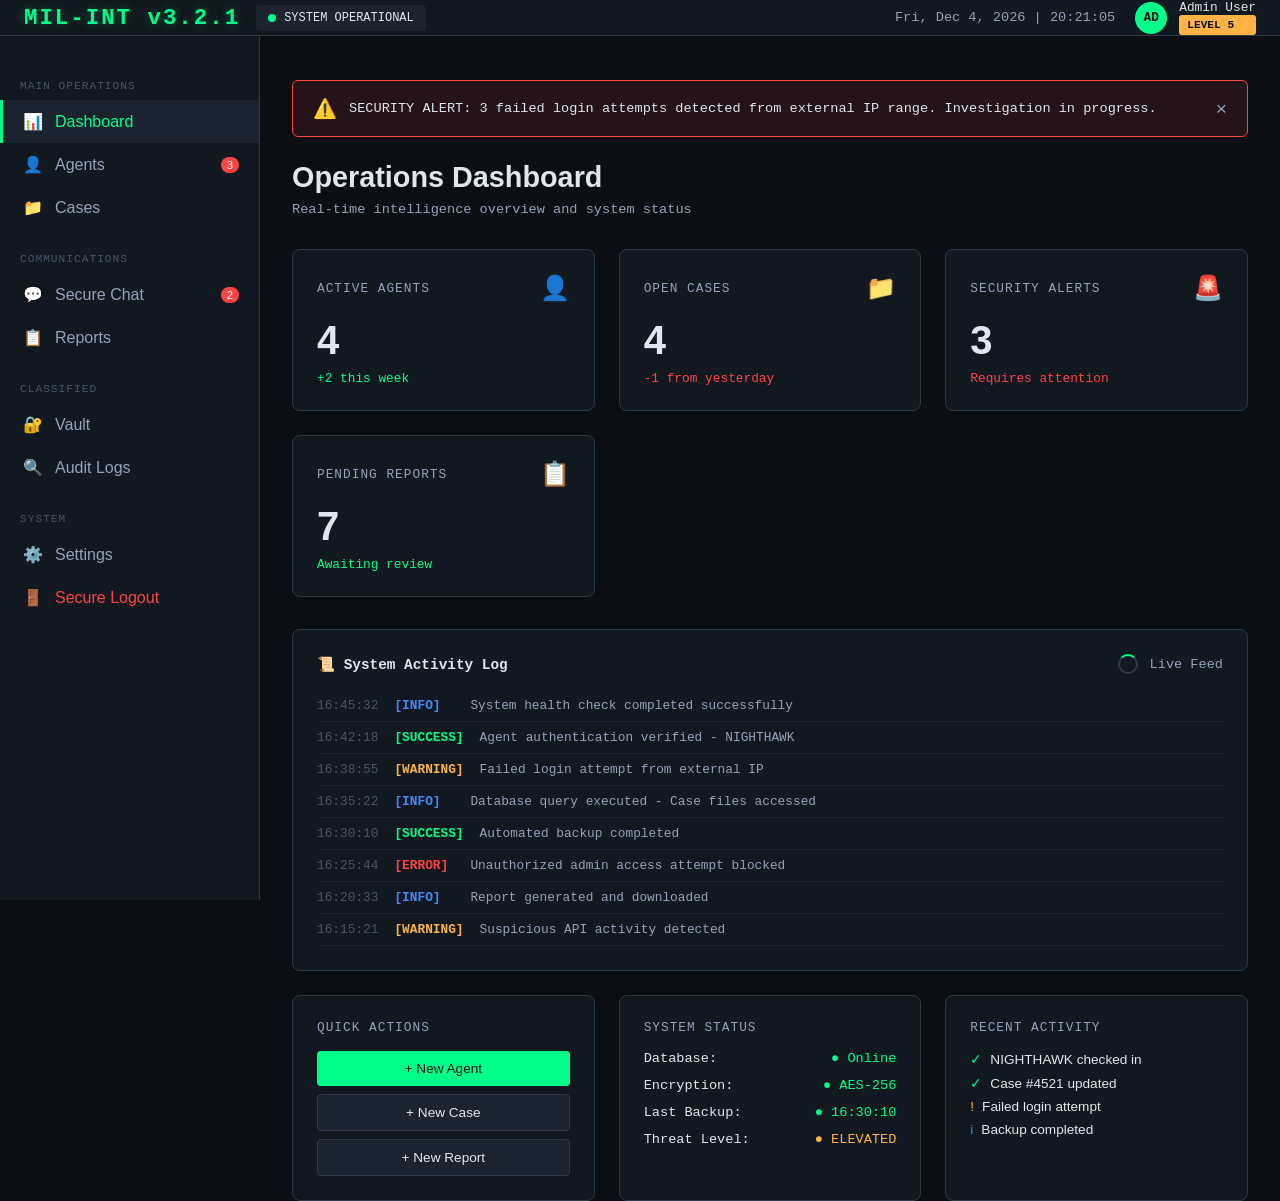
<file: index.html>
<!DOCTYPE html>
<html lang="en">
<head>
    <meta charset="UTF-8">
    <meta name="viewport" content="width=device-width, initial-scale=1.0">
    <title>MIL-INT | Classified Intelligence System</title>
    <link rel="stylesheet" href="css/styles.css">
</head>
<body>
    <div class="app-container">
        <!-- TOPBAR -->
        <header class="topbar">
            <div class="topbar-left">
                <div class="system-logo">MIL-INT v3.2.1</div>
                <div class="system-status">
                    <div class="status-indicator"></div>
                    <span>SYSTEM OPERATIONAL</span>
                </div>
            </div>
            <div class="topbar-right">
                <div class="system-time" id="system-time">Loading...</div>
                <div class="user-info">
                    <div class="user-avatar">AD</div>
                    <div>
                        <div>Admin User</div>
                        <div class="clearance-badge">LEVEL 5</div>
                    </div>
                </div>
            </div>
        </header>

        <!-- SIDEBAR -->
        <nav class="sidebar">
            <div class="nav-section">
                <div class="nav-title">Main Operations</div>
                <a href="index.html" class="nav-item active">
                    <span>📊</span>
                    <span>Dashboard</span>
                </a>
                <a href="pages/agents.html" class="nav-item">
                    <span>👤</span>
                    <span>Agents</span>
                    <span class="nav-alert">3</span>
                </a>
                <a href="pages/cases.html" class="nav-item">
                    <span>📁</span>
                    <span>Cases</span>
                </a>
            </div>

            <div class="nav-section">
                <div class="nav-title">Communications</div>
                <a href="pages/communications.html" class="nav-item">
                    <span>💬</span>
                    <span>Secure Chat</span>
                    <span class="nav-alert">2</span>
                </a>
                <a href="pages/reports.html" class="nav-item">
                    <span>📋</span>
                    <span>Reports</span>
                </a>
            </div>

            <div class="nav-section">
                <div class="nav-title">Classified</div>
                <a href="pages/secrets.html" class="nav-item">
                    <span>🔐</span>
                    <span>Vault</span>
                </a>
                <a href="pages/audit.html" class="nav-item">
                    <span>🔍</span>
                    <span>Audit Logs</span>
                </a>
            </div>

            <div class="nav-section">
                <div class="nav-title">System</div>
                <a href="#" class="nav-item">
                    <span>⚙️</span>
                    <span>Settings</span>
                </a>
                <a href="#" class="nav-item" style="color: var(--accent-red);">
                    <span>🚪</span>
                    <span>Secure Logout</span>
                </a>
            </div>
        </nav>

        <!-- MAIN CONTENT -->
        <main class="main-content">
            <!-- ALERT BANNER -->
            <div class="alert-banner">
                <span class="alert-icon">⚠️</span>
                <span class="alert-text">SECURITY ALERT: 3 failed login attempts detected from external IP range. Investigation in progress.</span>
                <button class="alert-dismiss" onclick="this.parentElement.style.display='none'">&times;</button>
            </div>

            <!-- PAGE HEADER -->
            <div class="page-header">
                <h1 class="page-title">Operations Dashboard</h1>
                <p class="page-subtitle">Real-time intelligence overview and system status</p>
            </div>

            <!-- STATS CARDS -->
            <div class="cards-grid">
                <div class="card">
                    <div class="card-header">
                        <span class="card-title">Active Agents</span>
                        <span class="card-icon">👤</span>
                    </div>
                    <div class="card-value" id="stat-agents">-</div>
                    <div class="card-change">+2 this week</div>
                </div>

                <div class="card">
                    <div class="card-header">
                        <span class="card-title">Open Cases</span>
                        <span class="card-icon">📁</span>
                    </div>
                    <div class="card-value" id="stat-cases">-</div>
                    <div class="card-change negative">-1 from yesterday</div>
                </div>

                <div class="card">
                    <div class="card-header">
                        <span class="card-title">Security Alerts</span>
                        <span class="card-icon">🚨</span>
                    </div>
                    <div class="card-value" id="stat-alerts">-</div>
                    <div class="card-change negative">Requires attention</div>
                </div>

                <div class="card">
                    <div class="card-header">
                        <span class="card-title">Pending Reports</span>
                        <span class="card-icon">📋</span>
                    </div>
                    <div class="card-value">7</div>
                    <div class="card-change">Awaiting review</div>
                </div>
            </div>

            <!-- SYSTEM LOGS -->
            <div class="logs-panel">
                <div class="logs-header">
                    <h3 class="logs-title">📜 System Activity Log</h3>
                    <div class="loading-text">
                        <span class="loading-spinner"></span>
                        <span>Live Feed</span>
                    </div>
                </div>
                <div class="logs-content" id="system-logs">
                    <!-- Logs will be populated by JavaScript -->
                </div>
            </div>

            <!-- QUICK ACTIONS -->
            <div class="cards-grid mt-3">
                <div class="card">
                    <div class="card-header">
                        <span class="card-title">Quick Actions</span>
                    </div>
                    <div style="display: flex; flex-direction: column; gap: 8px;">
                        <button class="btn btn-primary" onclick="window.location.href='pages/agents.html'">+ New Agent</button>
                        <button class="btn btn-secondary" onclick="window.location.href='pages/cases.html'">+ New Case</button>
                        <button class="btn btn-secondary" onclick="window.location.href='pages/reports.html'">+ New Report</button>
                    </div>
                </div>

                <div class="card">
                    <div class="card-header">
                        <span class="card-title">System Status</span>
                    </div>
                    <div style="display: grid; gap: 12px; font-family: var(--font-mono); font-size: 0.85rem;">
                        <div style="display: flex; justify-content: space-between;">
                            <span class="text-muted">Database:</span>
                            <span class="text-green">● Online</span>
                        </div>
                        <div style="display: flex; justify-content: space-between;">
                            <span class="text-muted">Encryption:</span>
                            <span class="text-green">● AES-256</span>
                        </div>
                        <div style="display: flex; justify-content: space-between;">
                            <span class="text-muted">Last Backup:</span>
                            <span class="text-green">● 16:30:10</span>
                        </div>
                        <div style="display: flex; justify-content: space-between;">
                            <span class="text-muted">Threat Level:</span>
                            <span class="text-amber">● ELEVATED</span>
                        </div>
                    </div>
                </div>

                <div class="card">
                    <div class="card-header">
                        <span class="card-title">Recent Activity</span>
                    </div>
                    <div style="display: grid; gap: 8px; font-size: 0.85rem;">
                        <div style="display: flex; align-items: center; gap: 8px;">
                            <span class="text-green">✓</span>
                            <span class="text-muted">NIGHTHAWK checked in</span>
                        </div>
                        <div style="display: flex; align-items: center; gap: 8px;">
                            <span class="text-green">✓</span>
                            <span class="text-muted">Case #4521 updated</span>
                        </div>
                        <div style="display: flex; align-items: center; gap: 8px;">
                            <span class="text-amber">!</span>
                            <span class="text-muted">Failed login attempt</span>
                        </div>
                        <div style="display: flex; align-items: center; gap: 8px;">
                            <span class="text-blue">i</span>
                            <span class="text-muted">Backup completed</span>
                        </div>
                    </div>
                </div>
            </div>
        </main>
    </div>

    <script src="js/app.js"></script>
</body>
</html>
</file>
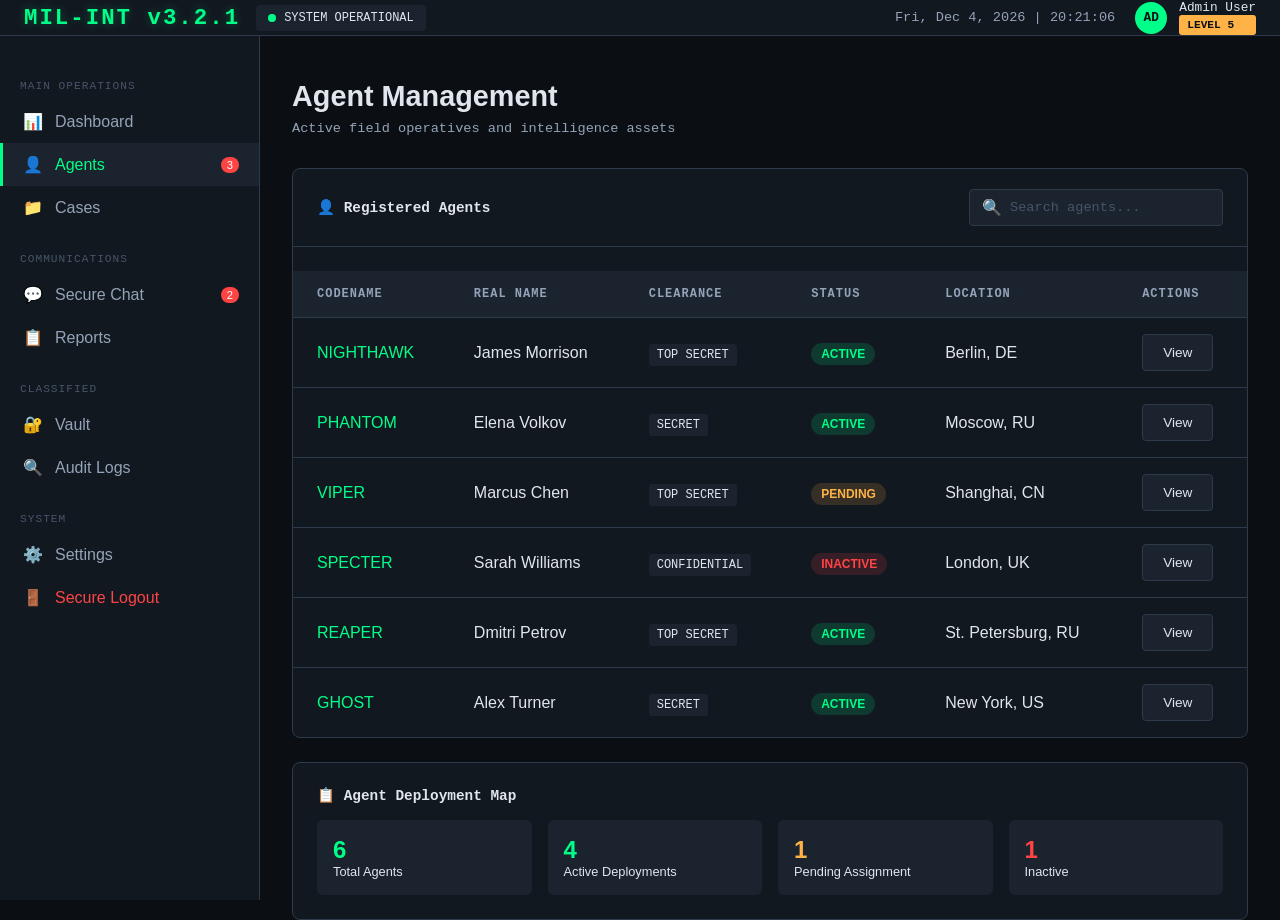
<file: pages/agents.html>
<!DOCTYPE html>
<html lang="en">
<head>
    <meta charset="UTF-8">
    <meta name="viewport" content="width=device-width, initial-scale=1.0">
    <title>Agents | MIL-INT System</title>
    <link rel="stylesheet" href="../css/styles.css">
</head>
<body>
    <div class="app-container">
        <!-- TOPBAR -->
        <header class="topbar">
            <div class="topbar-left">
                <div class="system-logo">MIL-INT v3.2.1</div>
                <div class="system-status">
                    <div class="status-indicator"></div>
                    <span>SYSTEM OPERATIONAL</span>
                </div>
            </div>
            <div class="topbar-right">
                <div class="system-time" id="system-time">Loading...</div>
                <div class="user-info">
                    <div class="user-avatar">AD</div>
                    <div>
                        <div>Admin User</div>
                        <div class="clearance-badge">LEVEL 5</div>
                    </div>
                </div>
            </div>
        </header>

        <!-- SIDEBAR -->
        <nav class="sidebar">
            <div class="nav-section">
                <div class="nav-title">Main Operations</div>
                <a href="../index.html" class="nav-item">
                    <span>📊</span>
                    <span>Dashboard</span>
                </a>
                <a href="agents.html" class="nav-item active">
                    <span>👤</span>
                    <span>Agents</span>
                    <span class="nav-alert">3</span>
                </a>
                <a href="cases.html" class="nav-item">
                    <span>📁</span>
                    <span>Cases</span>
                </a>
            </div>

            <div class="nav-section">
                <div class="nav-title">Communications</div>
                <a href="communications.html" class="nav-item">
                    <span>💬</span>
                    <span>Secure Chat</span>
                    <span class="nav-alert">2</span>
                </a>
                <a href="reports.html" class="nav-item">
                    <span>📋</span>
                    <span>Reports</span>
                </a>
            </div>

            <div class="nav-section">
                <div class="nav-title">Classified</div>
                <a href="secrets.html" class="nav-item">
                    <span>🔐</span>
                    <span>Vault</span>
                </a>
                <a href="audit.html" class="nav-item">
                    <span>🔍</span>
                    <span>Audit Logs</span>
                </a>
            </div>

            <div class="nav-section">
                <div class="nav-title">System</div>
                <a href="#" class="nav-item">
                    <span>⚙️</span>
                    <span>Settings</span>
                </a>
                <a href="#" class="nav-item" style="color: var(--accent-red);">
                    <span>🚪</span>
                    <span>Secure Logout</span>
                </a>
            </div>
        </nav>

        <!-- MAIN CONTENT -->
        <main class="main-content">
            <!-- PAGE HEADER -->
            <div class="page-header">
                <h1 class="page-title">Agent Management</h1>
                <p class="page-subtitle">Active field operatives and intelligence assets</p>
            </div>

            <!-- AGENTS TABLE -->
            <div class="data-table-container">
                <div class="table-header">
                    <h3 class="table-title">👤 Registered Agents</h3>
                    <div class="search-box">
                        <span>🔍</span>
                        <!-- VULNERABLE: Search input for XSS simulation -->
                        <input type="text" id="agent-search" placeholder="Search agents...">
                    </div>
                </div>
                <div id="search-results" style="padding: 12px 24px; font-size: 0.85rem;"></div>
                <table class="data-table">
                    <thead>
                        <tr>
                            <th>Codename</th>
                            <th>Real Name</th>
                            <th>Clearance</th>
                            <th>Status</th>
                            <th>Location</th>
                            <th>Actions</th>
                        </tr>
                    </thead>
                    <tbody id="agents-table-body">
                        <!-- Populated by JavaScript -->
                    </tbody>
                </table>
            </div>

            <!-- AGENT INFO PANEL -->
            <div class="mt-3" style="background: var(--bg-secondary); border: 1px solid var(--border-color); border-radius: 8px; padding: 24px;">
                <h3 class="mb-2" style="font-family: var(--font-mono); font-size: 0.9rem; color: var(--text-primary);">📋 Agent Deployment Map</h3>
                <div style="display: grid; grid-template-columns: repeat(auto-fit, minmax(200px, 1fr)); gap: 16px;">
                    <div style="background: var(--bg-tertiary); padding: 16px; border-radius: 6px;">
                        <div class="text-green" style="font-size: 1.5rem; font-weight: bold;">6</div>
                        <div class="text-muted" style="font-size: 0.8rem;">Total Agents</div>
                    </div>
                    <div style="background: var(--bg-tertiary); padding: 16px; border-radius: 6px;">
                        <div class="text-green" style="font-size: 1.5rem; font-weight: bold;">4</div>
                        <div class="text-muted" style="font-size: 0.8rem;">Active Deployments</div>
                    </div>
                    <div style="background: var(--bg-tertiary); padding: 16px; border-radius: 6px;">
                        <div class="text-amber" style="font-size: 1.5rem; font-weight: bold;">1</div>
                        <div class="text-muted" style="font-size: 0.8rem;">Pending Assignment</div>
                    </div>
                    <div style="background: var(--bg-tertiary); padding: 16px; border-radius: 6px;">
                        <div class="text-red" style="font-size: 1.5rem; font-weight: bold;">1</div>
                        <div class="text-muted" style="font-size: 0.8rem;">Inactive</div>
                    </div>
                </div>
            </div>
        </main>
    </div>

    <!-- AGENT DETAILS MODAL -->
    <div class="modal-overlay" id="agent-modal">
        <div class="modal">
            <div class="modal-header">
                <h3 class="modal-title">Agent Details</h3>
                <button class="modal-close" onclick="closeModal('agent-modal')">&times;</button>
            </div>
            <div class="modal-body" id="agent-modal-body">
                <!-- Populated by JavaScript -->
            </div>
            <div class="modal-footer">
                <button class="btn btn-secondary" onclick="closeModal('agent-modal')">Close</button>
                <button class="btn btn-primary">Update Agent</button>
                <button class="btn btn-danger">Deactivate</button>
            </div>
        </div>
    </div>

    <script src="../js/app.js"></script>
</body>
</html>
</file>
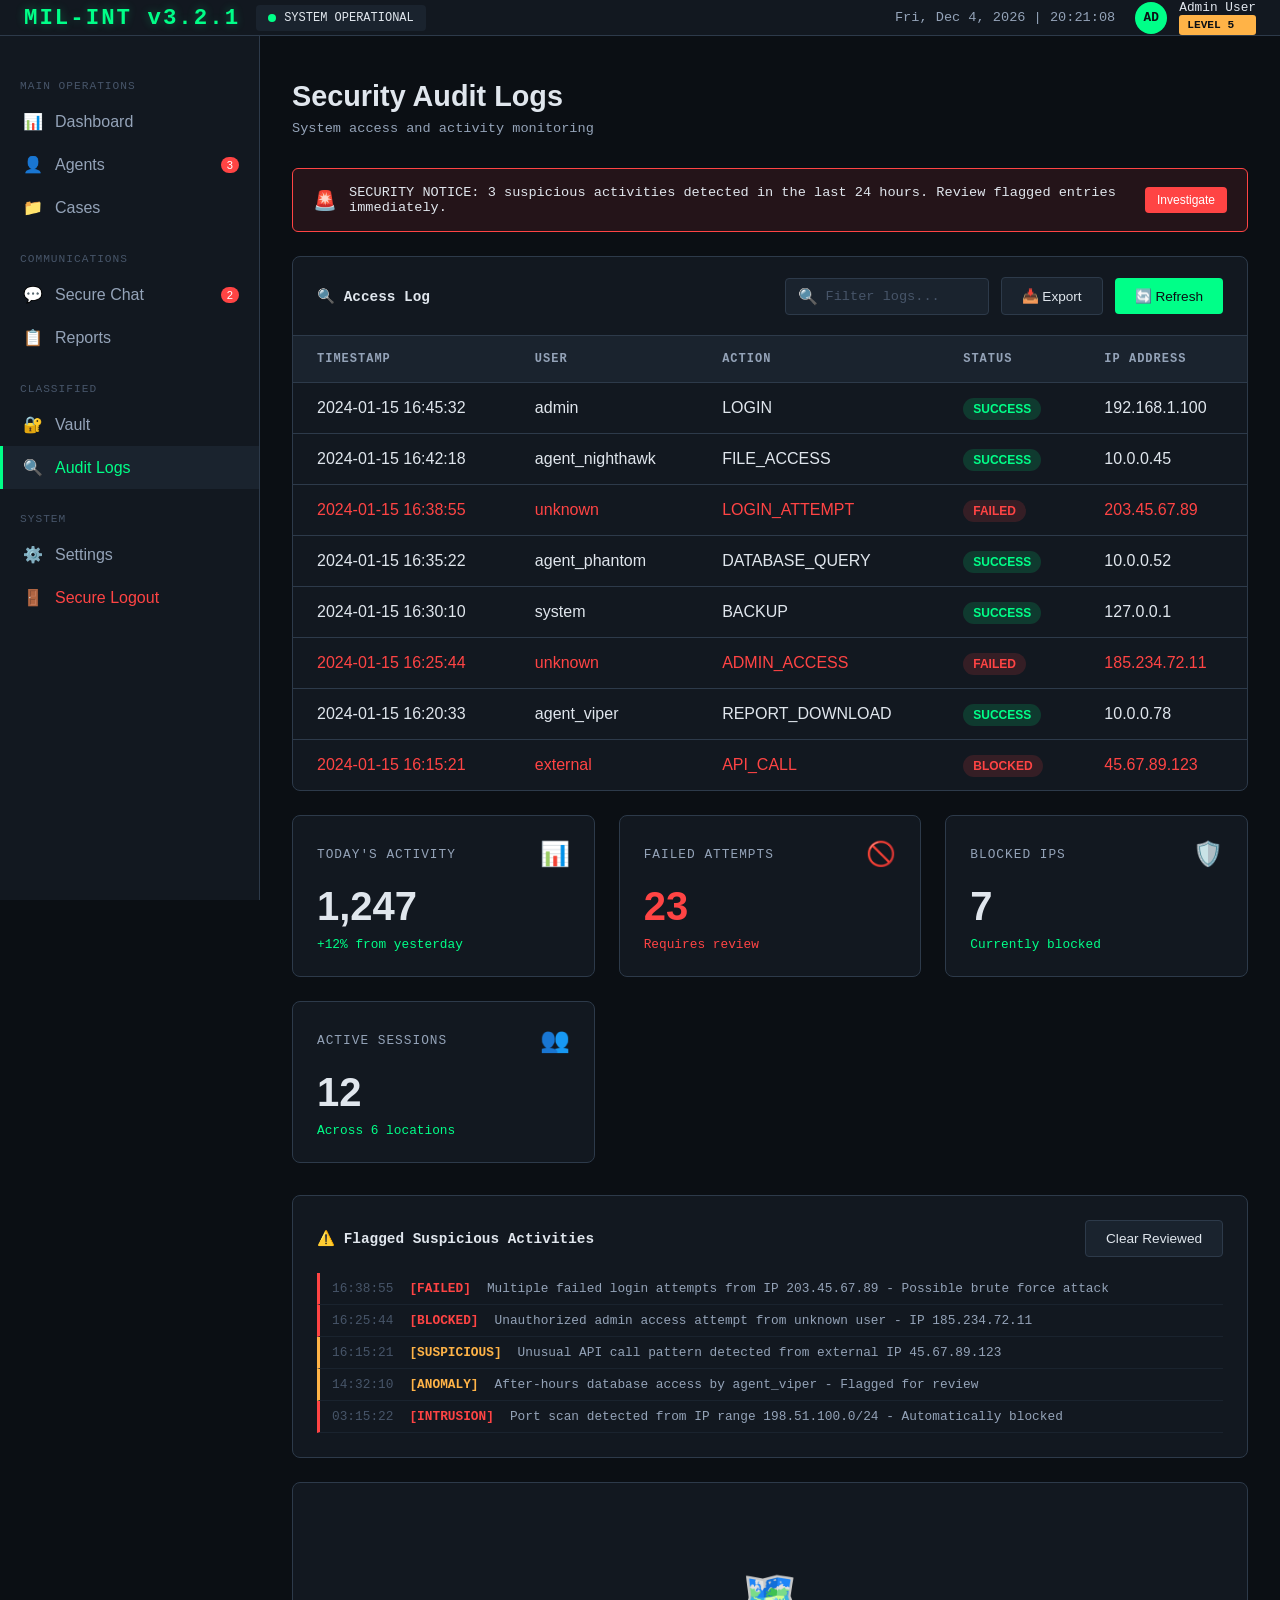
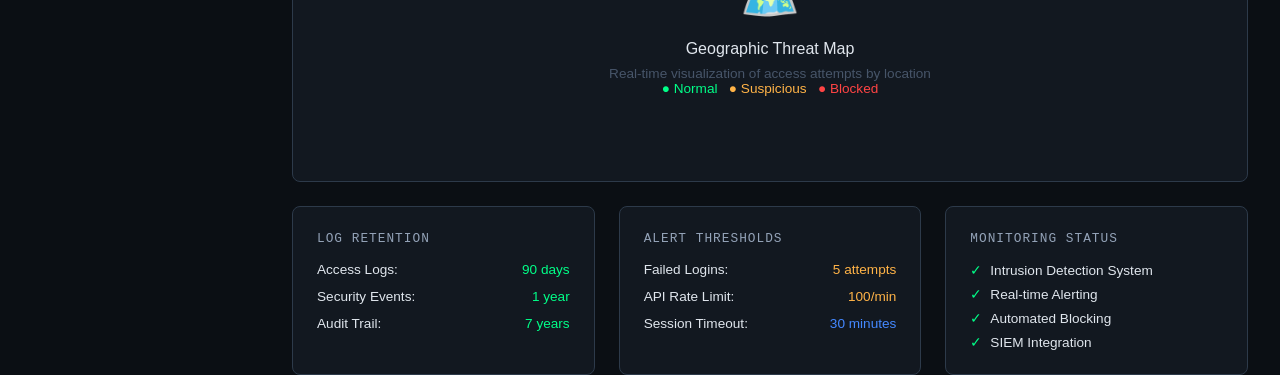
<file: pages/audit.html>
<!DOCTYPE html>
<html lang="en">
<head>
    <meta charset="UTF-8">
    <meta name="viewport" content="width=device-width, initial-scale=1.0">
    <title>Audit Logs | MIL-INT System</title>
    <link rel="stylesheet" href="../css/styles.css">
</head>
<body>
    <div class="app-container">
        <!-- TOPBAR -->
        <header class="topbar">
            <div class="topbar-left">
                <div class="system-logo">MIL-INT v3.2.1</div>
                <div class="system-status">
                    <div class="status-indicator"></div>
                    <span>SYSTEM OPERATIONAL</span>
                </div>
            </div>
            <div class="topbar-right">
                <div class="system-time" id="system-time">Loading...</div>
                <div class="user-info">
                    <div class="user-avatar">AD</div>
                    <div>
                        <div>Admin User</div>
                        <div class="clearance-badge">LEVEL 5</div>
                    </div>
                </div>
            </div>
        </header>

        <!-- SIDEBAR -->
        <nav class="sidebar">
            <div class="nav-section">
                <div class="nav-title">Main Operations</div>
                <a href="../index.html" class="nav-item">
                    <span>📊</span>
                    <span>Dashboard</span>
                </a>
                <a href="agents.html" class="nav-item">
                    <span>👤</span>
                    <span>Agents</span>
                    <span class="nav-alert">3</span>
                </a>
                <a href="cases.html" class="nav-item">
                    <span>📁</span>
                    <span>Cases</span>
                </a>
            </div>

            <div class="nav-section">
                <div class="nav-title">Communications</div>
                <a href="communications.html" class="nav-item">
                    <span>💬</span>
                    <span>Secure Chat</span>
                    <span class="nav-alert">2</span>
                </a>
                <a href="reports.html" class="nav-item">
                    <span>📋</span>
                    <span>Reports</span>
                </a>
            </div>

            <div class="nav-section">
                <div class="nav-title">Classified</div>
                <a href="secrets.html" class="nav-item">
                    <span>🔐</span>
                    <span>Vault</span>
                </a>
                <a href="audit.html" class="nav-item active">
                    <span>🔍</span>
                    <span>Audit Logs</span>
                </a>
            </div>

            <div class="nav-section">
                <div class="nav-title">System</div>
                <a href="#" class="nav-item">
                    <span>⚙️</span>
                    <span>Settings</span>
                </a>
                <a href="#" class="nav-item" style="color: var(--accent-red);">
                    <span>🚪</span>
                    <span>Secure Logout</span>
                </a>
            </div>
        </nav>

        <!-- MAIN CONTENT -->
        <main class="main-content">
            <!-- PAGE HEADER -->
            <div class="page-header">
                <h1 class="page-title">Security Audit Logs</h1>
                <p class="page-subtitle">System access and activity monitoring</p>
            </div>

            <!-- SECURITY SUMMARY -->
            <div class="alert-banner" style="background: rgba(255, 68, 68, 0.1); border-color: var(--accent-red);">
                <span class="alert-icon">🚨</span>
                <span class="alert-text">SECURITY NOTICE: 3 suspicious activities detected in the last 24 hours. Review flagged entries immediately.</span>
                <button class="btn btn-danger" style="padding: 6px 12px; font-size: 0.75rem;">Investigate</button>
            </div>

            <!-- AUDIT TABLE -->
            <div class="data-table-container">
                <div class="table-header">
                    <h3 class="table-title">🔍 Access Log</h3>
                    <div style="display: flex; align-items: center; gap: 12px;">
                        <div class="search-box">
                            <span>🔍</span>
                            <input type="text" placeholder="Filter logs..." style="width: 150px;">
                        </div>
                        <button class="btn btn-secondary" onclick="alert('Export functionality')">📥 Export</button>
                        <button class="btn btn-primary" onclick="alert('Refresh logs')">🔄 Refresh</button>
                    </div>
                </div>
                <table class="data-table">
                    <thead>
                        <tr>
                            <th>Timestamp</th>
                            <th>User</th>
                            <th>Action</th>
                            <th>Status</th>
                            <th>IP Address</th>
                        </tr>
                    </thead>
                    <tbody id="audit-table-body">
                        <!-- Populated by JavaScript -->
                    </tbody>
                </table>
            </div>

            <!-- THREAT ANALYSIS -->
            <div class="cards-grid mt-3">
                <div class="card">
                    <div class="card-header">
                        <span class="card-title">Today's Activity</span>
                        <span class="card-icon">📊</span>
                    </div>
                    <div class="card-value">1,247</div>
                    <div class="card-change">+12% from yesterday</div>
                </div>

                <div class="card">
                    <div class="card-header">
                        <span class="card-title">Failed Attempts</span>
                        <span class="card-icon">🚫</span>
                    </div>
                    <div class="card-value text-red">23</div>
                    <div class="card-change negative">Requires review</div>
                </div>

                <div class="card">
                    <div class="card-header">
                        <span class="card-title">Blocked IPs</span>
                        <span class="card-icon">🛡️</span>
                    </div>
                    <div class="card-value">7</div>
                    <div class="card-change">Currently blocked</div>
                </div>

                <div class="card">
                    <div class="card-header">
                        <span class="card-title">Active Sessions</span>
                        <span class="card-icon">👥</span>
                    </div>
                    <div class="card-value">12</div>
                    <div class="card-change">Across 6 locations</div>
                </div>
            </div>

            <!-- SUSPICIOUS ACTIVITY PANEL -->
            <div class="logs-panel mt-3">
                <div class="logs-header">
                    <h3 class="logs-title">⚠️ Flagged Suspicious Activities</h3>
                    <button class="btn btn-secondary" onclick="alert('Clear flags functionality')">Clear Reviewed</button>
                </div>
                <div class="logs-content">
                    <div class="log-entry" style="border-left: 3px solid var(--accent-red); padding-left: 12px;">
                        <span class="log-time">16:38:55</span>
                        <span class="log-level error">[FAILED]</span>
                        <span class="log-message">Multiple failed login attempts from IP 203.45.67.89 - Possible brute force attack</span>
                    </div>
                    <div class="log-entry" style="border-left: 3px solid var(--accent-red); padding-left: 12px;">
                        <span class="log-time">16:25:44</span>
                        <span class="log-level error">[BLOCKED]</span>
                        <span class="log-message">Unauthorized admin access attempt from unknown user - IP 185.234.72.11</span>
                    </div>
                    <div class="log-entry" style="border-left: 3px solid var(--accent-amber); padding-left: 12px;">
                        <span class="log-time">16:15:21</span>
                        <span class="log-level warning">[SUSPICIOUS]</span>
                        <span class="log-message">Unusual API call pattern detected from external IP 45.67.89.123</span>
                    </div>
                    <div class="log-entry" style="border-left: 3px solid var(--accent-amber); padding-left: 12px;">
                        <span class="log-time">14:32:10</span>
                        <span class="log-level warning">[ANOMALY]</span>
                        <span class="log-message">After-hours database access by agent_viper - Flagged for review</span>
                    </div>
                    <div class="log-entry" style="border-left: 3px solid var(--accent-red); padding-left: 12px;">
                        <span class="log-time">03:15:22</span>
                        <span class="log-level error">[INTRUSION]</span>
                        <span class="log-message">Port scan detected from IP range 198.51.100.0/24 - Automatically blocked</span>
                    </div>
                </div>
            </div>

            <!-- GEO MAP PLACEHOLDER -->
            <div class="card mt-3" style="min-height: 300px; display: flex; align-items: center; justify-content: center;">
                <div style="text-align: center;">
                    <div style="font-size: 3rem; margin-bottom: 16px;">🗺️</div>
                    <div class="text-muted">Geographic Threat Map</div>
                    <div style="font-size: 0.85rem; color: var(--text-muted); margin-top: 8px;">
                        Real-time visualization of access attempts by location<br>
                        <span class="text-green">● Normal</span> &nbsp;
                        <span class="text-amber">● Suspicious</span> &nbsp;
                        <span class="text-red">● Blocked</span>
                    </div>
                </div>
            </div>

            <!-- LOG CONFIGURATION -->
            <div class="cards-grid mt-3">
                <div class="card">
                    <div class="card-header">
                        <span class="card-title">Log Retention</span>
                    </div>
                    <div style="display: grid; gap: 12px; font-size: 0.85rem;">
                        <div style="display: flex; justify-content: space-between;">
                            <span class="text-muted">Access Logs:</span>
                            <span class="text-green">90 days</span>
                        </div>
                        <div style="display: flex; justify-content: space-between;">
                            <span class="text-muted">Security Events:</span>
                            <span class="text-green">1 year</span>
                        </div>
                        <div style="display: flex; justify-content: space-between;">
                            <span class="text-muted">Audit Trail:</span>
                            <span class="text-green">7 years</span>
                        </div>
                    </div>
                </div>

                <div class="card">
                    <div class="card-header">
                        <span class="card-title">Alert Thresholds</span>
                    </div>
                    <div style="display: grid; gap: 12px; font-size: 0.85rem;">
                        <div style="display: flex; justify-content: space-between;">
                            <span class="text-muted">Failed Logins:</span>
                            <span class="text-amber">5 attempts</span>
                        </div>
                        <div style="display: flex; justify-content: space-between;">
                            <span class="text-muted">API Rate Limit:</span>
                            <span class="text-amber">100/min</span>
                        </div>
                        <div style="display: flex; justify-content: space-between;">
                            <span class="text-muted">Session Timeout:</span>
                            <span class="text-blue">30 minutes</span>
                        </div>
                    </div>
                </div>

                <div class="card">
                    <div class="card-header">
                        <span class="card-title">Monitoring Status</span>
                    </div>
                    <div style="display: grid; gap: 8px; font-size: 0.85rem;">
                        <div style="display: flex; align-items: center; gap: 8px;">
                            <span class="text-green">✓</span>
                            <span>Intrusion Detection System</span>
                        </div>
                        <div style="display: flex; align-items: center; gap: 8px;">
                            <span class="text-green">✓</span>
                            <span>Real-time Alerting</span>
                        </div>
                        <div style="display: flex; align-items: center; gap: 8px;">
                            <span class="text-green">✓</span>
                            <span>Automated Blocking</span>
                        </div>
                        <div style="display: flex; align-items: center; gap: 8px;">
                            <span class="text-green">✓</span>
                            <span>SIEM Integration</span>
                        </div>
                    </div>
                </div>
            </div>
        </main>
    </div>

    <script src="../js/app.js"></script>
</body>
</html>
</file>
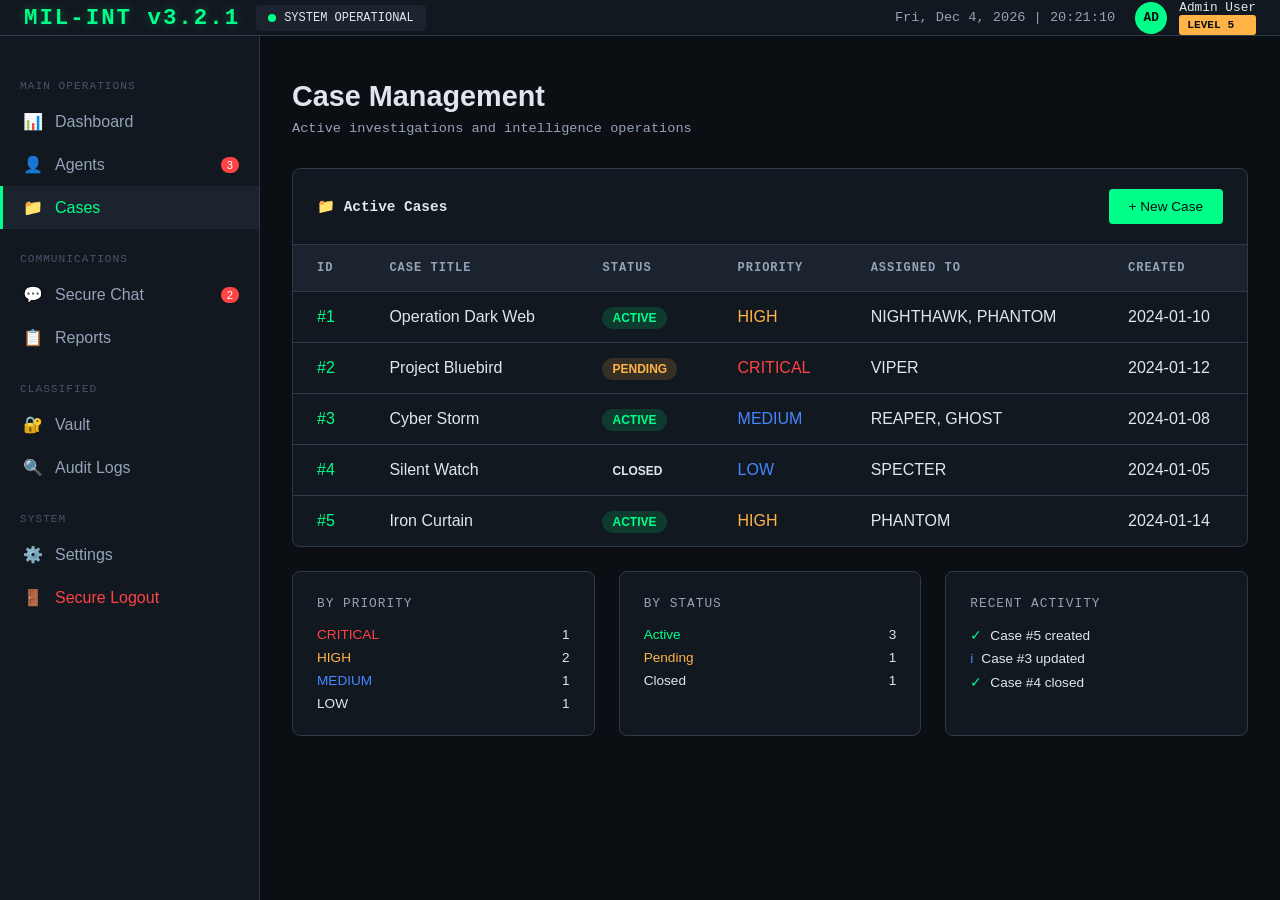
<file: pages/cases.html>
<!DOCTYPE html>
<html lang="en">
<head>
    <meta charset="UTF-8">
    <meta name="viewport" content="width=device-width, initial-scale=1.0">
    <title>Cases | MIL-INT System</title>
    <link rel="stylesheet" href="../css/styles.css">
</head>
<body>
    <div class="app-container">
        <!-- TOPBAR -->
        <header class="topbar">
            <div class="topbar-left">
                <div class="system-logo">MIL-INT v3.2.1</div>
                <div class="system-status">
                    <div class="status-indicator"></div>
                    <span>SYSTEM OPERATIONAL</span>
                </div>
            </div>
            <div class="topbar-right">
                <div class="system-time" id="system-time">Loading...</div>
                <div class="user-info">
                    <div class="user-avatar">AD</div>
                    <div>
                        <div>Admin User</div>
                        <div class="clearance-badge">LEVEL 5</div>
                    </div>
                </div>
            </div>
        </header>

        <!-- SIDEBAR -->
        <nav class="sidebar">
            <div class="nav-section">
                <div class="nav-title">Main Operations</div>
                <a href="../index.html" class="nav-item">
                    <span>📊</span>
                    <span>Dashboard</span>
                </a>
                <a href="agents.html" class="nav-item">
                    <span>👤</span>
                    <span>Agents</span>
                    <span class="nav-alert">3</span>
                </a>
                <a href="cases.html" class="nav-item active">
                    <span>📁</span>
                    <span>Cases</span>
                </a>
            </div>

            <div class="nav-section">
                <div class="nav-title">Communications</div>
                <a href="communications.html" class="nav-item">
                    <span>💬</span>
                    <span>Secure Chat</span>
                    <span class="nav-alert">2</span>
                </a>
                <a href="reports.html" class="nav-item">
                    <span>📋</span>
                    <span>Reports</span>
                </a>
            </div>

            <div class="nav-section">
                <div class="nav-title">Classified</div>
                <a href="secrets.html" class="nav-item">
                    <span>🔐</span>
                    <span>Vault</span>
                </a>
                <a href="audit.html" class="nav-item">
                    <span>🔍</span>
                    <span>Audit Logs</span>
                </a>
            </div>

            <div class="nav-section">
                <div class="nav-title">System</div>
                <a href="#" class="nav-item">
                    <span>⚙️</span>
                    <span>Settings</span>
                </a>
                <a href="#" class="nav-item" style="color: var(--accent-red);">
                    <span>🚪</span>
                    <span>Secure Logout</span>
                </a>
            </div>
        </nav>

        <!-- MAIN CONTENT -->
        <main class="main-content">
            <!-- PAGE HEADER -->
            <div class="page-header">
                <h1 class="page-title">Case Management</h1>
                <p class="page-subtitle">Active investigations and intelligence operations</p>
            </div>

            <!-- CASES TABLE -->
            <div class="data-table-container">
                <div class="table-header">
                    <h3 class="table-title">📁 Active Cases</h3>
                    <button class="btn btn-primary" onclick="alert('Create new case functionality')">+ New Case</button>
                </div>
                <table class="data-table">
                    <thead>
                        <tr>
                            <th>ID</th>
                            <th>Case Title</th>
                            <th>Status</th>
                            <th>Priority</th>
                            <th>Assigned To</th>
                            <th>Created</th>
                        </tr>
                    </thead>
                    <tbody id="cases-table-body">
                        <!-- Populated by JavaScript -->
                    </tbody>
                </table>
            </div>

            <!-- CASE DETAILS PANEL (IDOR Simulation) -->
            <div class="mt-3 hidden" id="case-details-panel">
                <!-- Populated by JavaScript when viewing a case -->
            </div>

            <!-- CASE STATS -->
            <div class="cards-grid mt-3">
                <div class="card">
                    <div class="card-header">
                        <span class="card-title">By Priority</span>
                    </div>
                    <div style="display: grid; gap: 8px; font-size: 0.85rem;">
                        <div style="display: flex; justify-content: space-between;">
                            <span class="text-red">CRITICAL</span>
                            <span>1</span>
                        </div>
                        <div style="display: flex; justify-content: space-between;">
                            <span class="text-amber">HIGH</span>
                            <span>2</span>
                        </div>
                        <div style="display: flex; justify-content: space-between;">
                            <span class="text-blue">MEDIUM</span>
                            <span>1</span>
                        </div>
                        <div style="display: flex; justify-content: space-between;">
                            <span class="text-muted">LOW</span>
                            <span>1</span>
                        </div>
                    </div>
                </div>

                <div class="card">
                    <div class="card-header">
                        <span class="card-title">By Status</span>
                    </div>
                    <div style="display: grid; gap: 8px; font-size: 0.85rem;">
                        <div style="display: flex; justify-content: space-between;">
                            <span class="text-green">Active</span>
                            <span>3</span>
                        </div>
                        <div style="display: flex; justify-content: space-between;">
                            <span class="text-amber">Pending</span>
                            <span>1</span>
                        </div>
                        <div style="display: flex; justify-content: space-between;">
                            <span class="text-muted">Closed</span>
                            <span>1</span>
                        </div>
                    </div>
                </div>

                <div class="card">
                    <div class="card-header">
                        <span class="card-title">Recent Activity</span>
                    </div>
                    <div style="display: grid; gap: 8px; font-size: 0.85rem;">
                        <div style="display: flex; align-items: center; gap: 8px;">
                            <span class="text-green">✓</span>
                            <span class="text-muted">Case #5 created</span>
                        </div>
                        <div style="display: flex; align-items: center; gap: 8px;">
                            <span class="text-blue">i</span>
                            <span class="text-muted">Case #3 updated</span>
                        </div>
                        <div style="display: flex; align-items: center; gap: 8px;">
                            <span class="text-green">✓</span>
                            <span class="text-muted">Case #4 closed</span>
                        </div>
                    </div>
                </div>
            </div>
        </main>
    </div>

    <script src="../js/app.js"></script>
</body>
</html>
</file>
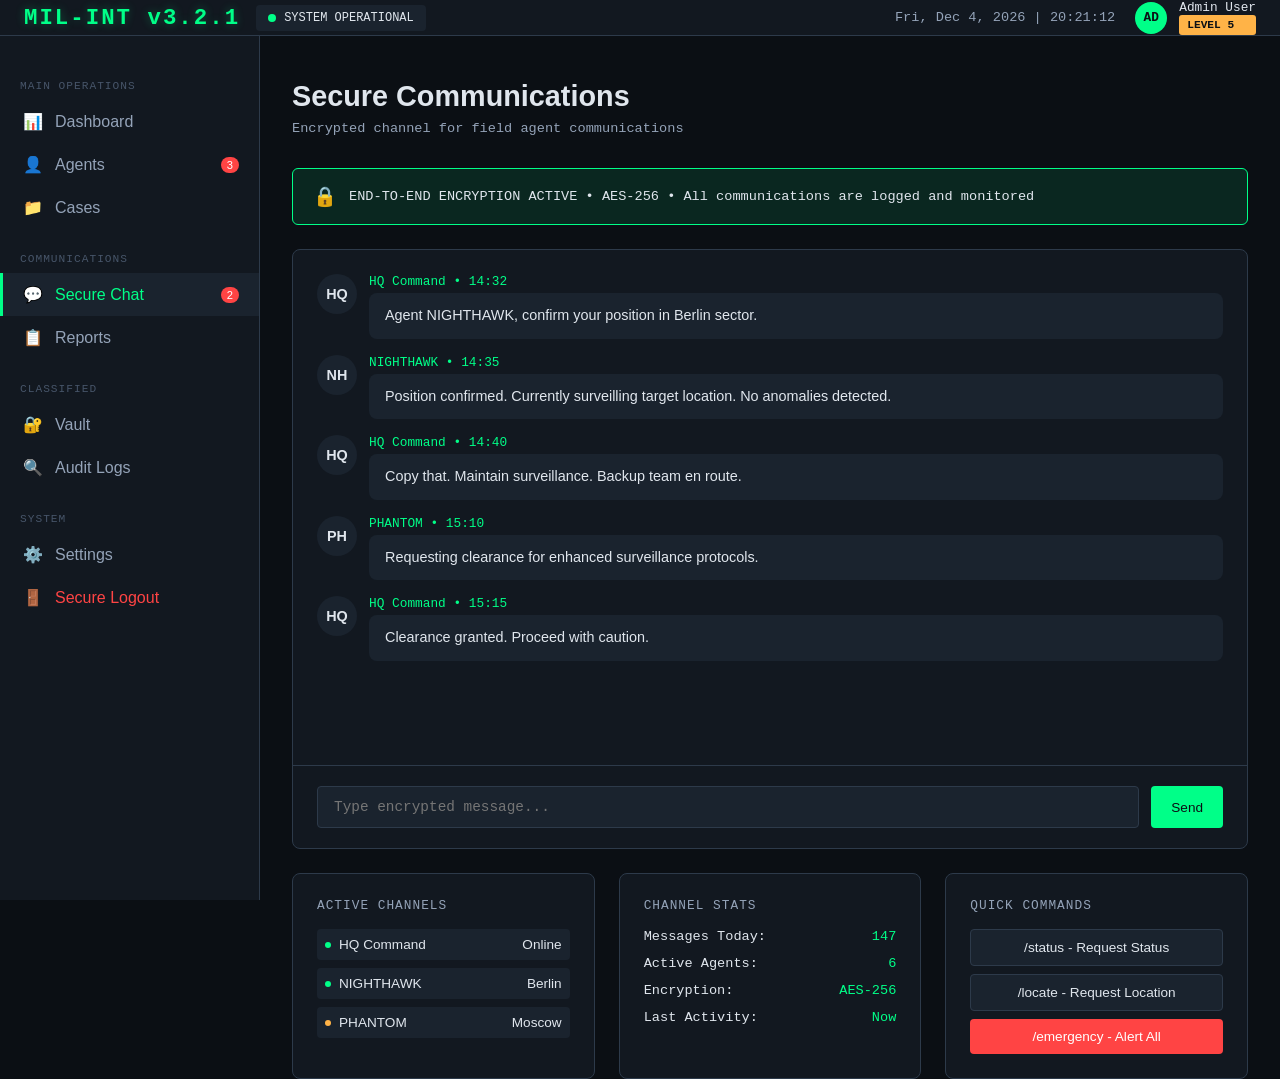
<file: pages/communications.html>
<!DOCTYPE html>
<html lang="en">
<head>
    <meta charset="UTF-8">
    <meta name="viewport" content="width=device-width, initial-scale=1.0">
    <title>Communications | MIL-INT System</title>
    <link rel="stylesheet" href="../css/styles.css">
</head>
<body>
    <div class="app-container">
        <!-- TOPBAR -->
        <header class="topbar">
            <div class="topbar-left">
                <div class="system-logo">MIL-INT v3.2.1</div>
                <div class="system-status">
                    <div class="status-indicator"></div>
                    <span>SYSTEM OPERATIONAL</span>
                </div>
            </div>
            <div class="topbar-right">
                <div class="system-time" id="system-time">Loading...</div>
                <div class="user-info">
                    <div class="user-avatar">AD</div>
                    <div>
                        <div>Admin User</div>
                        <div class="clearance-badge">LEVEL 5</div>
                    </div>
                </div>
            </div>
        </header>

        <!-- SIDEBAR -->
        <nav class="sidebar">
            <div class="nav-section">
                <div class="nav-title">Main Operations</div>
                <a href="../index.html" class="nav-item">
                    <span>📊</span>
                    <span>Dashboard</span>
                </a>
                <a href="agents.html" class="nav-item">
                    <span>👤</span>
                    <span>Agents</span>
                    <span class="nav-alert">3</span>
                </a>
                <a href="cases.html" class="nav-item">
                    <span>📁</span>
                    <span>Cases</span>
                </a>
            </div>

            <div class="nav-section">
                <div class="nav-title">Communications</div>
                <a href="communications.html" class="nav-item active">
                    <span>💬</span>
                    <span>Secure Chat</span>
                    <span class="nav-alert">2</span>
                </a>
                <a href="reports.html" class="nav-item">
                    <span>📋</span>
                    <span>Reports</span>
                </a>
            </div>

            <div class="nav-section">
                <div class="nav-title">Classified</div>
                <a href="secrets.html" class="nav-item">
                    <span>🔐</span>
                    <span>Vault</span>
                </a>
                <a href="audit.html" class="nav-item">
                    <span>🔍</span>
                    <span>Audit Logs</span>
                </a>
            </div>

            <div class="nav-section">
                <div class="nav-title">System</div>
                <a href="#" class="nav-item">
                    <span>⚙️</span>
                    <span>Settings</span>
                </a>
                <a href="#" class="nav-item" style="color: var(--accent-red);">
                    <span>🚪</span>
                    <span>Secure Logout</span>
                </a>
            </div>
        </nav>

        <!-- MAIN CONTENT -->
        <main class="main-content">
            <!-- PAGE HEADER -->
            <div class="page-header">
                <h1 class="page-title">Secure Communications</h1>
                <p class="page-subtitle">Encrypted channel for field agent communications</p>
            </div>

            <!-- SECURITY NOTICE -->
            <div class="alert-banner" style="background: rgba(0, 255, 136, 0.1); border-color: var(--accent-green);">
                <span class="alert-icon" style="color: var(--accent-green);">🔒</span>
                <span class="alert-text">END-TO-END ENCRYPTION ACTIVE • AES-256 • All communications are logged and monitored</span>
            </div>

            <!-- CHAT CONTAINER -->
            <div class="chat-container">
                <div class="chat-messages" id="chat-messages">
                    <!-- Messages populated by JavaScript -->
                </div>
                <div class="chat-input-container">
                    <!-- VULNERABLE: Input for XSS simulation -->
                    <input type="text" class="chat-input" id="chat-input" placeholder="Type encrypted message...">
                    <button class="btn btn-primary" id="send-message">Send</button>
                </div>
            </div>

            <!-- ACTIVE CHANNELS -->
            <div class="cards-grid mt-3">
                <div class="card">
                    <div class="card-header">
                        <span class="card-title">Active Channels</span>
                    </div>
                    <div style="display: grid; gap: 8px; font-size: 0.85rem;">
                        <div style="display: flex; align-items: center; gap: 8px; padding: 8px; background: var(--bg-tertiary); border-radius: 4px;">
                            <div class="status-indicator" style="width: 6px; height: 6px;"></div>
                            <span>HQ Command</span>
                            <span class="text-muted" style="margin-left: auto;">Online</span>
                        </div>
                        <div style="display: flex; align-items: center; gap: 8px; padding: 8px; background: var(--bg-tertiary); border-radius: 4px;">
                            <div class="status-indicator" style="width: 6px; height: 6px;"></div>
                            <span>NIGHTHAWK</span>
                            <span class="text-muted" style="margin-left: auto;">Berlin</span>
                        </div>
                        <div style="display: flex; align-items: center; gap: 8px; padding: 8px; background: var(--bg-tertiary); border-radius: 4px;">
                            <div class="status-indicator warning" style="width: 6px; height: 6px;"></div>
                            <span>PHANTOM</span>
                            <span class="text-muted" style="margin-left: auto;">Moscow</span>
                        </div>
                    </div>
                </div>

                <div class="card">
                    <div class="card-header">
                        <span class="card-title">Channel Stats</span>
                    </div>
                    <div style="display: grid; gap: 12px; font-family: var(--font-mono); font-size: 0.85rem;">
                        <div style="display: flex; justify-content: space-between;">
                            <span class="text-muted">Messages Today:</span>
                            <span class="text-green">147</span>
                        </div>
                        <div style="display: flex; justify-content: space-between;">
                            <span class="text-muted">Active Agents:</span>
                            <span class="text-green">6</span>
                        </div>
                        <div style="display: flex; justify-content: space-between;">
                            <span class="text-muted">Encryption:</span>
                            <span class="text-green">AES-256</span>
                        </div>
                        <div style="display: flex; justify-content: space-between;">
                            <span class="text-muted">Last Activity:</span>
                            <span class="text-green">Now</span>
                        </div>
                    </div>
                </div>

                <div class="card">
                    <div class="card-header">
                        <span class="card-title">Quick Commands</span>
                    </div>
                    <div style="display: flex; flex-direction: column; gap: 8px;">
                        <button class="btn btn-secondary" onclick="document.getElementById('chat-input').value = '/status'">/status - Request Status</button>
                        <button class="btn btn-secondary" onclick="document.getElementById('chat-input').value = '/locate'">/locate - Request Location</button>
                        <button class="btn btn-danger" onclick="document.getElementById('chat-input').value = '/emergency'">/emergency - Alert All</button>
                    </div>
                </div>
            </div>
        </main>
    </div>

    <script src="../js/app.js"></script>
</body>
</html>
</file>
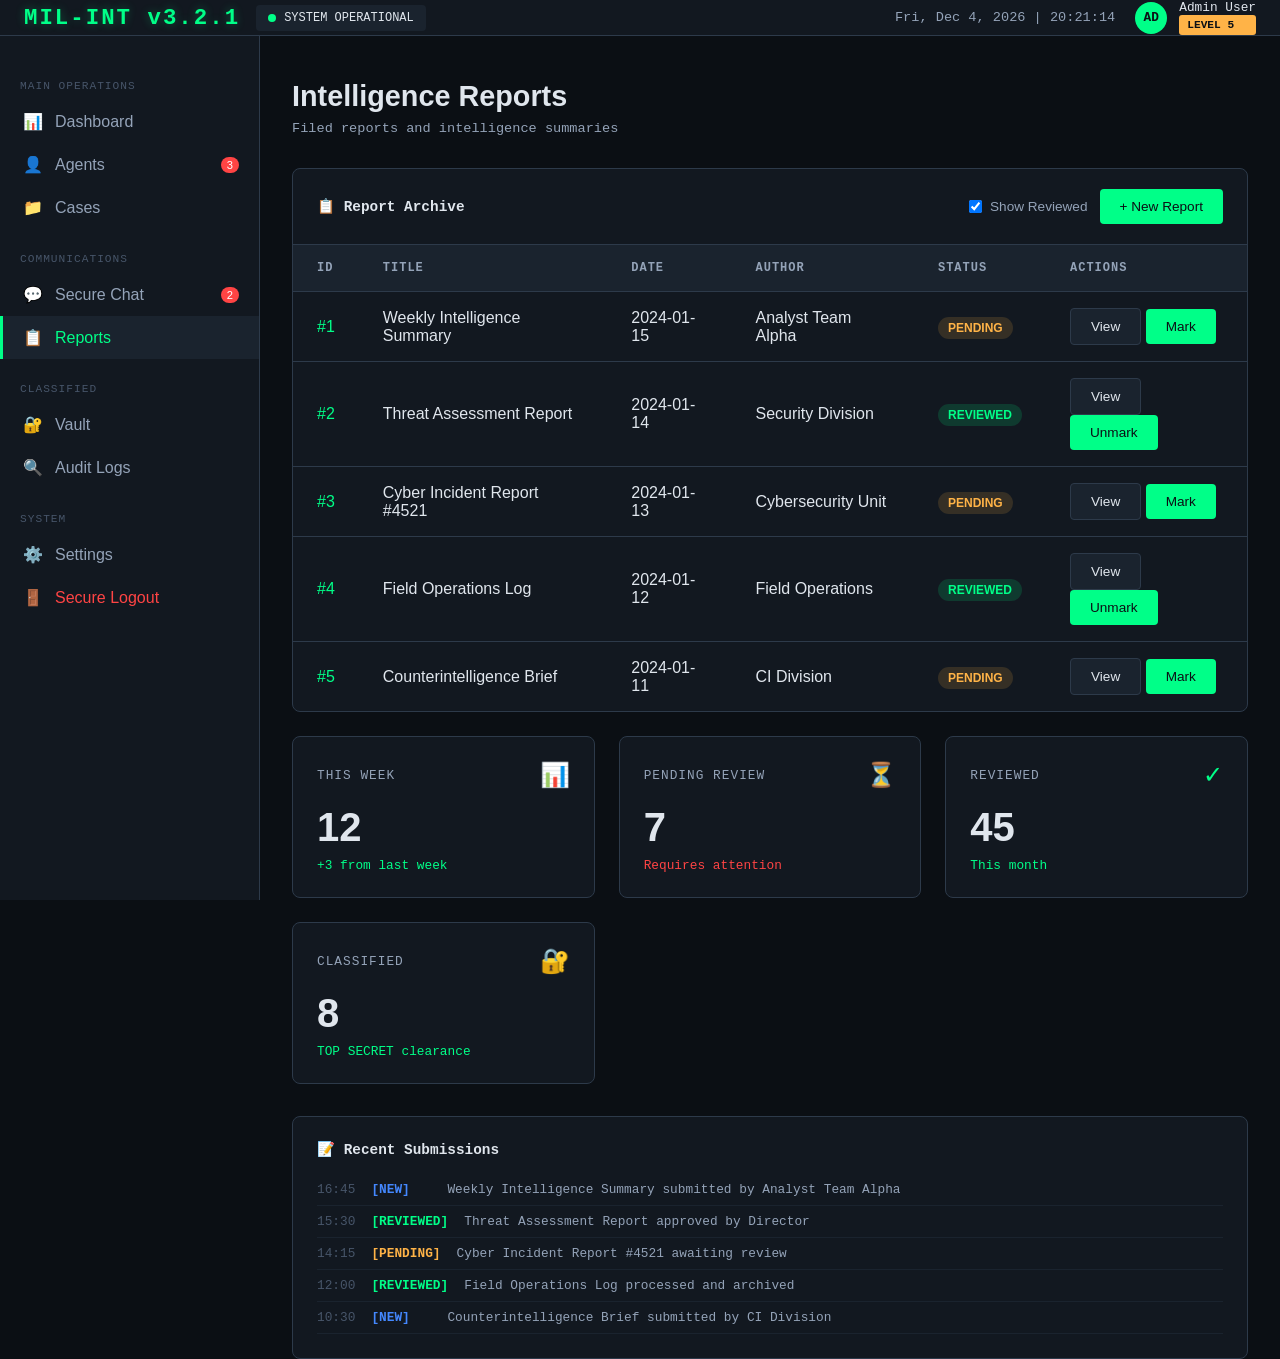
<file: pages/reports.html>
<!DOCTYPE html>
<html lang="en">
<head>
    <meta charset="UTF-8">
    <meta name="viewport" content="width=device-width, initial-scale=1.0">
    <title>Reports | MIL-INT System</title>
    <link rel="stylesheet" href="../css/styles.css">
</head>
<body>
    <div class="app-container">
        <!-- TOPBAR -->
        <header class="topbar">
            <div class="topbar-left">
                <div class="system-logo">MIL-INT v3.2.1</div>
                <div class="system-status">
                    <div class="status-indicator"></div>
                    <span>SYSTEM OPERATIONAL</span>
                </div>
            </div>
            <div class="topbar-right">
                <div class="system-time" id="system-time">Loading...</div>
                <div class="user-info">
                    <div class="user-avatar">AD</div>
                    <div>
                        <div>Admin User</div>
                        <div class="clearance-badge">LEVEL 5</div>
                    </div>
                </div>
            </div>
        </header>

        <!-- SIDEBAR -->
        <nav class="sidebar">
            <div class="nav-section">
                <div class="nav-title">Main Operations</div>
                <a href="../index.html" class="nav-item">
                    <span>📊</span>
                    <span>Dashboard</span>
                </a>
                <a href="agents.html" class="nav-item">
                    <span>👤</span>
                    <span>Agents</span>
                    <span class="nav-alert">3</span>
                </a>
                <a href="cases.html" class="nav-item">
                    <span>📁</span>
                    <span>Cases</span>
                </a>
            </div>

            <div class="nav-section">
                <div class="nav-title">Communications</div>
                <a href="communications.html" class="nav-item">
                    <span>💬</span>
                    <span>Secure Chat</span>
                    <span class="nav-alert">2</span>
                </a>
                <a href="reports.html" class="nav-item active">
                    <span>📋</span>
                    <span>Reports</span>
                </a>
            </div>

            <div class="nav-section">
                <div class="nav-title">Classified</div>
                <a href="secrets.html" class="nav-item">
                    <span>🔐</span>
                    <span>Vault</span>
                </a>
                <a href="audit.html" class="nav-item">
                    <span>🔍</span>
                    <span>Audit Logs</span>
                </a>
            </div>

            <div class="nav-section">
                <div class="nav-title">System</div>
                <a href="#" class="nav-item">
                    <span>⚙️</span>
                    <span>Settings</span>
                </a>
                <a href="#" class="nav-item" style="color: var(--accent-red);">
                    <span>🚪</span>
                    <span>Secure Logout</span>
                </a>
            </div>
        </nav>

        <!-- MAIN CONTENT -->
        <main class="main-content">
            <!-- PAGE HEADER -->
            <div class="page-header">
                <h1 class="page-title">Intelligence Reports</h1>
                <p class="page-subtitle">Filed reports and intelligence summaries</p>
            </div>

            <!-- REPORTS TABLE -->
            <div class="data-table-container">
                <div class="table-header">
                    <h3 class="table-title">📋 Report Archive</h3>
                    <div style="display: flex; align-items: center; gap: 12px;">
                        <label style="display: flex; align-items: center; gap: 8px; font-size: 0.85rem; color: var(--text-secondary);">
                            <input type="checkbox" id="filter-reviewed" checked>
                            Show Reviewed
                        </label>
                        <button class="btn btn-primary" onclick="alert('Create new report functionality')">+ New Report</button>
                    </div>
                </div>
                <table class="data-table">
                    <thead>
                        <tr>
                            <th>ID</th>
                            <th>Title</th>
                            <th>Date</th>
                            <th>Author</th>
                            <th>Status</th>
                            <th>Actions</th>
                        </tr>
                    </thead>
                    <tbody id="reports-table-body">
                        <!-- Populated by JavaScript -->
                    </tbody>
                </table>
            </div>

            <!-- REPORT STATS -->
            <div class="cards-grid mt-3">
                <div class="card">
                    <div class="card-header">
                        <span class="card-title">This Week</span>
                        <span class="card-icon">📊</span>
                    </div>
                    <div class="card-value">12</div>
                    <div class="card-change">+3 from last week</div>
                </div>

                <div class="card">
                    <div class="card-header">
                        <span class="card-title">Pending Review</span>
                        <span class="card-icon">⏳</span>
                    </div>
                    <div class="card-value">7</div>
                    <div class="card-change negative">Requires attention</div>
                </div>

                <div class="card">
                    <div class="card-header">
                        <span class="card-title">Reviewed</span>
                        <span class="card-icon">✓</span>
                    </div>
                    <div class="card-value">45</div>
                    <div class="card-change">This month</div>
                </div>

                <div class="card">
                    <div class="card-header">
                        <span class="card-title">Classified</span>
                        <span class="card-icon">🔐</span>
                    </div>
                    <div class="card-value">8</div>
                    <div class="card-change">TOP SECRET clearance</div>
                </div>
            </div>

            <!-- RECENT SUBMISSIONS -->
            <div class="logs-panel mt-3">
                <div class="logs-header">
                    <h3 class="logs-title">📝 Recent Submissions</h3>
                </div>
                <div class="logs-content">
                    <div class="log-entry">
                        <span class="log-time">16:45</span>
                        <span class="log-level info">[NEW]</span>
                        <span class="log-message">Weekly Intelligence Summary submitted by Analyst Team Alpha</span>
                    </div>
                    <div class="log-entry">
                        <span class="log-time">15:30</span>
                        <span class="log-level success">[REVIEWED]</span>
                        <span class="log-message">Threat Assessment Report approved by Director</span>
                    </div>
                    <div class="log-entry">
                        <span class="log-time">14:15</span>
                        <span class="log-level warning">[PENDING]</span>
                        <span class="log-message">Cyber Incident Report #4521 awaiting review</span>
                    </div>
                    <div class="log-entry">
                        <span class="log-time">12:00</span>
                        <span class="log-level success">[REVIEWED]</span>
                        <span class="log-message">Field Operations Log processed and archived</span>
                    </div>
                    <div class="log-entry">
                        <span class="log-time">10:30</span>
                        <span class="log-level info">[NEW]</span>
                        <span class="log-message">Counterintelligence Brief submitted by CI Division</span>
                    </div>
                </div>
            </div>
        </main>
    </div>

    <!-- REPORT DETAILS MODAL -->
    <div class="modal-overlay" id="report-modal">
        <div class="modal">
            <div class="modal-header">
                <h3 class="modal-title">Report Details</h3>
                <button class="modal-close" onclick="closeModal('report-modal')">&times;</button>
            </div>
            <div class="modal-body" id="report-modal-body">
                <!-- Populated by JavaScript -->
            </div>
            <div class="modal-footer">
                <button class="btn btn-secondary" onclick="closeModal('report-modal')">Close</button>
                <button class="btn btn-primary">Download PDF</button>
                <button class="btn btn-danger">Mark as Reviewed</button>
            </div>
        </div>
    </div>

    <script src="../js/app.js"></script>
</body>
</html>
</file>
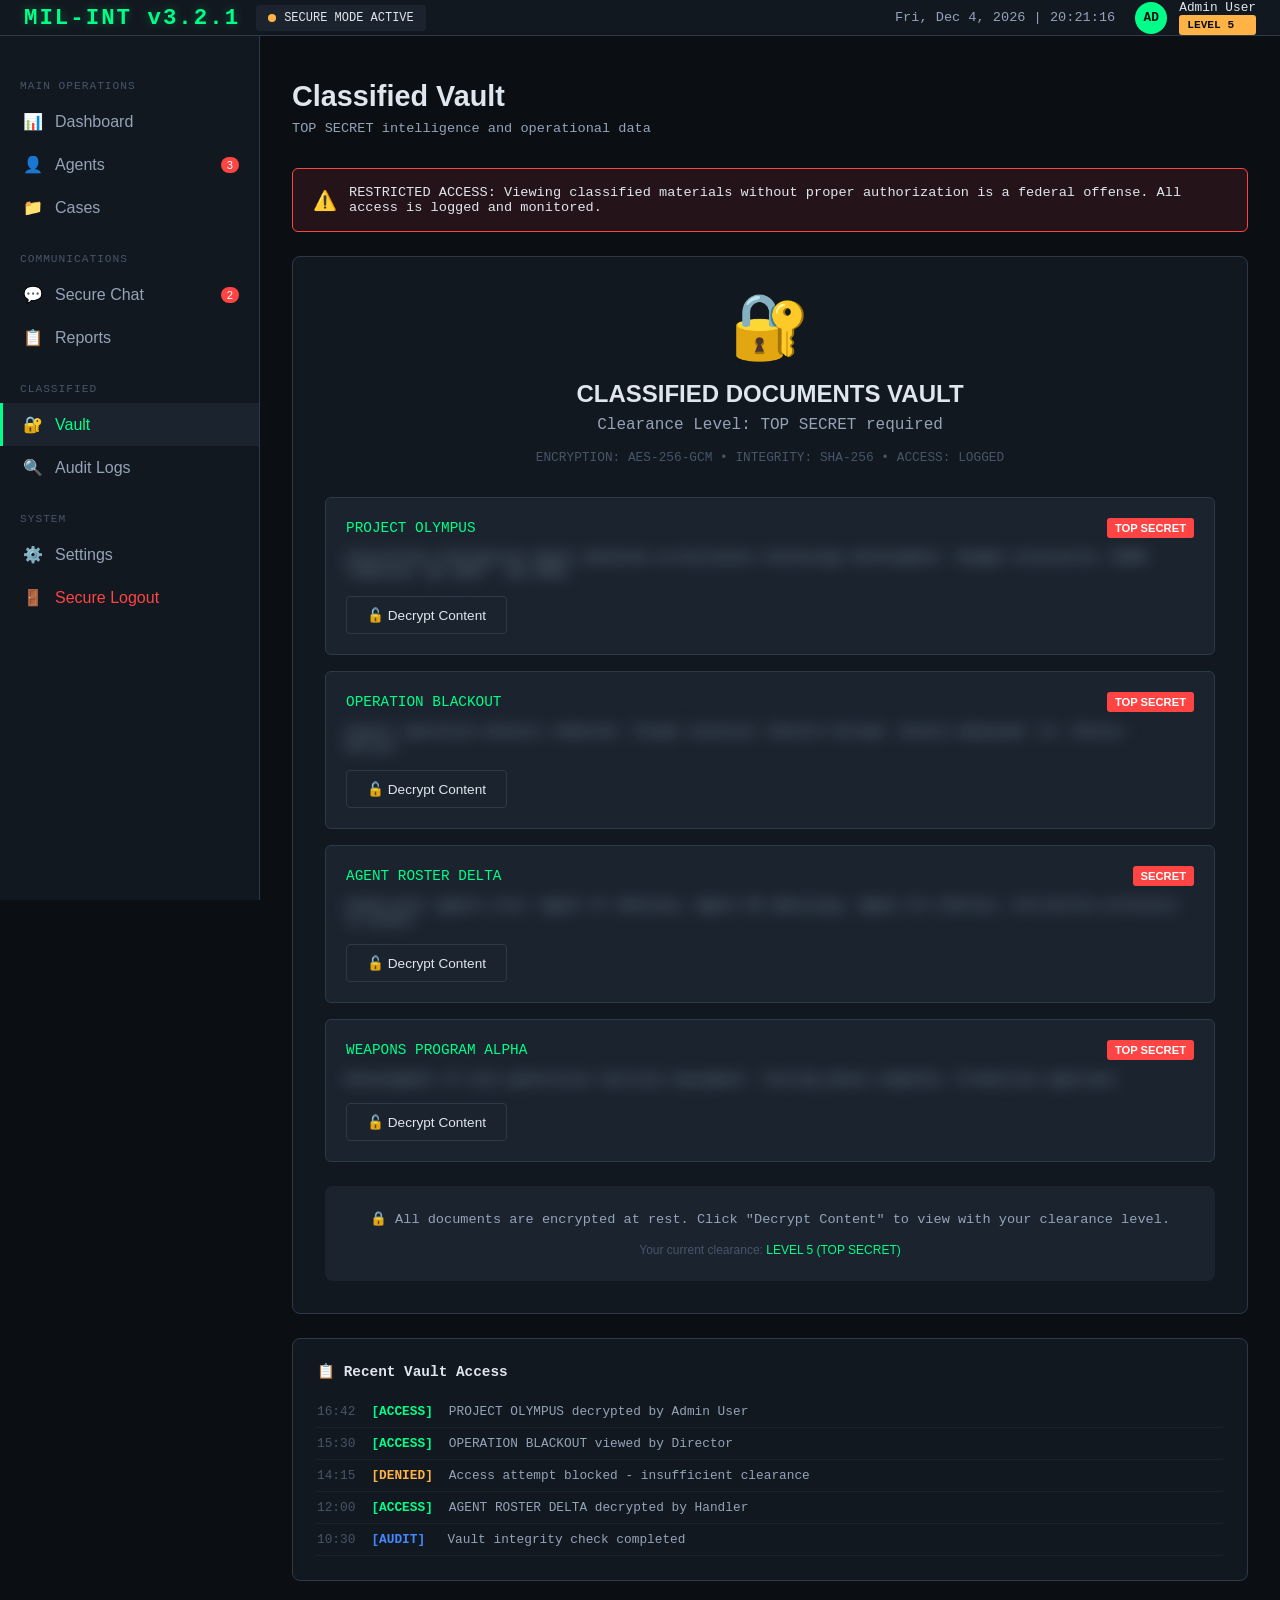
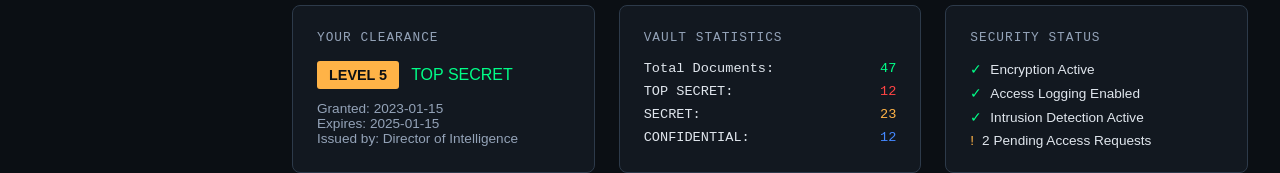
<file: pages/secrets.html>
<!DOCTYPE html>
<html lang="en">
<head>
    <meta charset="UTF-8">
    <meta name="viewport" content="width=device-width, initial-scale=1.0">
    <title>Vault | MIL-INT System</title>
    <link rel="stylesheet" href="../css/styles.css">
</head>
<body>
    <div class="app-container">
        <!-- TOPBAR -->
        <header class="topbar">
            <div class="topbar-left">
                <div class="system-logo">MIL-INT v3.2.1</div>
                <div class="system-status">
                    <div class="status-indicator warning"></div>
                    <span>SECURE MODE ACTIVE</span>
                </div>
            </div>
            <div class="topbar-right">
                <div class="system-time" id="system-time">Loading...</div>
                <div class="user-info">
                    <div class="user-avatar">AD</div>
                    <div>
                        <div>Admin User</div>
                        <div class="clearance-badge">LEVEL 5</div>
                    </div>
                </div>
            </div>
        </header>

        <!-- SIDEBAR -->
        <nav class="sidebar">
            <div class="nav-section">
                <div class="nav-title">Main Operations</div>
                <a href="../index.html" class="nav-item">
                    <span>📊</span>
                    <span>Dashboard</span>
                </a>
                <a href="agents.html" class="nav-item">
                    <span>👤</span>
                    <span>Agents</span>
                    <span class="nav-alert">3</span>
                </a>
                <a href="cases.html" class="nav-item">
                    <span>📁</span>
                    <span>Cases</span>
                </a>
            </div>

            <div class="nav-section">
                <div class="nav-title">Communications</div>
                <a href="communications.html" class="nav-item">
                    <span>💬</span>
                    <span>Secure Chat</span>
                    <span class="nav-alert">2</span>
                </a>
                <a href="reports.html" class="nav-item">
                    <span>📋</span>
                    <span>Reports</span>
                </a>
            </div>

            <div class="nav-section">
                <div class="nav-title">Classified</div>
                <a href="secrets.html" class="nav-item active">
                    <span>🔐</span>
                    <span>Vault</span>
                </a>
                <a href="audit.html" class="nav-item">
                    <span>🔍</span>
                    <span>Audit Logs</span>
                </a>
            </div>

            <div class="nav-section">
                <div class="nav-title">System</div>
                <a href="#" class="nav-item">
                    <span>⚙️</span>
                    <span>Settings</span>
                </a>
                <a href="#" class="nav-item" style="color: var(--accent-red);">
                    <span>🚪</span>
                    <span>Secure Logout</span>
                </a>
            </div>
        </nav>

        <!-- MAIN CONTENT -->
        <main class="main-content">
            <!-- PAGE HEADER -->
            <div class="page-header">
                <h1 class="page-title">Classified Vault</h1>
                <p class="page-subtitle">TOP SECRET intelligence and operational data</p>
            </div>

            <!-- SECURITY WARNING -->
            <div class="alert-banner">
                <span class="alert-icon">⚠️</span>
                <span class="alert-text">RESTRICTED ACCESS: Viewing classified materials without proper authorization is a federal offense. All access is logged and monitored.</span>
            </div>

            <!-- VAULT CONTAINER -->
            <div class="vault-container">
                <div class="vault-header">
                    <div class="vault-icon">🔐</div>
                    <h2 class="vault-title">CLASSIFIED DOCUMENTS VAULT</h2>
                    <p class="vault-subtitle">Clearance Level: TOP SECRET required</p>
                    <div class="mt-2" style="font-family: var(--font-mono); font-size: 0.8rem; color: var(--text-muted);">
                        ENCRYPTION: AES-256-GCM • INTEGRITY: SHA-256 • ACCESS: LOGGED
                    </div>
                </div>

                <!-- SECRETS LIST -->
                <div id="secrets-container">
                    <!-- Populated by JavaScript -->
                </div>

                <!-- DECRYPTION NOTICE -->
                <div class="mt-3" style="text-align: center; padding: 24px; background: var(--bg-tertiary); border-radius: 8px;">
                    <div style="font-family: var(--font-mono); font-size: 0.85rem; color: var(--text-secondary);">
                        🔒 All documents are encrypted at rest. Click "Decrypt Content" to view with your clearance level.
                    </div>
                    <div class="mt-2" style="font-size: 0.75rem; color: var(--text-muted);">
                        Your current clearance: <span class="text-green">LEVEL 5 (TOP SECRET)</span>
                    </div>
                </div>
            </div>

            <!-- ACCESS LOG -->
            <div class="logs-panel mt-3">
                <div class="logs-header">
                    <h3 class="logs-title">📋 Recent Vault Access</h3>
                </div>
                <div class="logs-content">
                    <div class="log-entry">
                        <span class="log-time">16:42</span>
                        <span class="log-level success">[ACCESS]</span>
                        <span class="log-message">PROJECT OLYMPUS decrypted by Admin User</span>
                    </div>
                    <div class="log-entry">
                        <span class="log-time">15:30</span>
                        <span class="log-level success">[ACCESS]</span>
                        <span class="log-message">OPERATION BLACKOUT viewed by Director</span>
                    </div>
                    <div class="log-entry">
                        <span class="log-time">14:15</span>
                        <span class="log-level warning">[DENIED]</span>
                        <span class="log-message">Access attempt blocked - insufficient clearance</span>
                    </div>
                    <div class="log-entry">
                        <span class="log-time">12:00</span>
                        <span class="log-level success">[ACCESS]</span>
                        <span class="log-message">AGENT ROSTER DELTA decrypted by Handler</span>
                    </div>
                    <div class="log-entry">
                        <span class="log-time">10:30</span>
                        <span class="log-level info">[AUDIT]</span>
                        <span class="log-message">Vault integrity check completed</span>
                    </div>
                </div>
            </div>

            <!-- CLEARANCE INFO -->
            <div class="cards-grid mt-3">
                <div class="card">
                    <div class="card-header">
                        <span class="card-title">Your Clearance</span>
                    </div>
                    <div style="display: grid; gap: 12px;">
                        <div style="display: flex; align-items: center; gap: 12px;">
                            <div class="clearance-badge" style="font-size: 0.9rem; padding: 6px 12px;">LEVEL 5</div>
                            <span class="text-green">TOP SECRET</span>
                        </div>
                        <div style="font-size: 0.85rem; color: var(--text-secondary);">
                            Granted: 2023-01-15<br>
                            Expires: 2025-01-15<br>
                            Issued by: Director of Intelligence
                        </div>
                    </div>
                </div>

                <div class="card">
                    <div class="card-header">
                        <span class="card-title">Vault Statistics</span>
                    </div>
                    <div style="display: grid; gap: 8px; font-family: var(--font-mono); font-size: 0.85rem;">
                        <div style="display: flex; justify-content: space-between;">
                            <span class="text-muted">Total Documents:</span>
                            <span class="text-green">47</span>
                        </div>
                        <div style="display: flex; justify-content: space-between;">
                            <span class="text-muted">TOP SECRET:</span>
                            <span class="text-red">12</span>
                        </div>
                        <div style="display: flex; justify-content: space-between;">
                            <span class="text-muted">SECRET:</span>
                            <span class="text-amber">23</span>
                        </div>
                        <div style="display: flex; justify-content: space-between;">
                            <span class="text-muted">CONFIDENTIAL:</span>
                            <span class="text-blue">12</span>
                        </div>
                    </div>
                </div>

                <div class="card">
                    <div class="card-header">
                        <span class="card-title">Security Status</span>
                    </div>
                    <div style="display: grid; gap: 8px; font-size: 0.85rem;">
                        <div style="display: flex; align-items: center; gap: 8px;">
                            <span class="text-green">✓</span>
                            <span>Encryption Active</span>
                        </div>
                        <div style="display: flex; align-items: center; gap: 8px;">
                            <span class="text-green">✓</span>
                            <span>Access Logging Enabled</span>
                        </div>
                        <div style="display: flex; align-items: center; gap: 8px;">
                            <span class="text-green">✓</span>
                            <span>Intrusion Detection Active</span>
                        </div>
                        <div style="display: flex; align-items: center; gap: 8px;">
                            <span class="text-amber">!</span>
                            <span>2 Pending Access Requests</span>
                        </div>
                    </div>
                </div>
            </div>
        </main>
    </div>

    <script src="../js/app.js"></script>
</body>
</html>
</file>
<file: css/styles.css>
/* ============================================
   MILITARY INTELLIGENCE SYSTEM - STYLES
   Classified Secure Base UI
   ============================================ */

:root {
    --bg-primary: #0b0f14;
    --bg-secondary: #121820;
    --bg-tertiary: #1a232e;
    --accent-green: #00ff88;
    --accent-amber: #ffb347;
    --accent-red: #ff4444;
    --accent-blue: #4488ff;
    --text-primary: #e0e6ed;
    --text-secondary: #94a3b8;
    --text-muted: #475569;
    --border-color: #2d3a4a;
    --glow-green: 0 0 10px rgba(0, 255, 136, 0.3);
    --glow-amber: 0 0 10px rgba(255, 179, 71, 0.3);
    --font-mono: 'Courier New', Courier, monospace;
    --font-sans: 'Segoe UI', Tahoma, Geneva, Verdana, sans-serif;
}

* {
    margin: 0;
    padding: 0;
    box-sizing: border-box;
}

body {
    font-family: var(--font-sans);
    background-color: var(--bg-primary);
    color: var(--text-primary);
    min-height: 100vh;
    overflow-x: hidden;
}

/* ============================================
   LAYOUT STRUCTURE
   ============================================ */

.app-container {
    display: grid;
    grid-template-columns: 260px 1fr;
    grid-template-rows: 60px 1fr;
    min-height: 100vh;
}

/* ============================================
   TOPBAR
   ============================================ */

.topbar {
    grid-column: 1 / -1;
    background: var(--bg-secondary);
    border-bottom: 1px solid var(--border-color);
    display: flex;
    align-items: center;
    justify-content: space-between;
    padding: 0 24px;
    position: fixed;
    top: 0;
    left: 0;
    right: 0;
    z-index: 1000;
}

.topbar-left {
    display: flex;
    align-items: center;
    gap: 16px;
}

.system-logo {
    font-family: var(--font-mono);
    font-size: 1.4rem;
    font-weight: bold;
    color: var(--accent-green);
    text-shadow: var(--glow-green);
    letter-spacing: 2px;
}

.system-status {
    display: flex;
    align-items: center;
    gap: 8px;
    padding: 6px 12px;
    background: var(--bg-tertiary);
    border-radius: 4px;
    font-family: var(--font-mono);
    font-size: 0.75rem;
}

.status-indicator {
    width: 8px;
    height: 8px;
    border-radius: 50%;
    background: var(--accent-green);
    animation: blink 2s infinite;
}

.status-indicator.warning {
    background: var(--accent-amber);
    animation: blink 1s infinite;
}

.status-indicator.danger {
    background: var(--accent-red);
    animation: blink 0.5s infinite;
}

@keyframes blink {
    0%, 100% { opacity: 1; }
    50% { opacity: 0.3; }
}

.topbar-right {
    display: flex;
    align-items: center;
    gap: 20px;
}

.user-info {
    display: flex;
    align-items: center;
    gap: 12px;
    font-family: var(--font-mono);
    font-size: 0.8rem;
}

.user-avatar {
    width: 32px;
    height: 32px;
    background: var(--accent-green);
    border-radius: 50%;
    display: flex;
    align-items: center;
    justify-content: center;
    color: var(--bg-primary);
    font-weight: bold;
}

.clearance-badge {
    padding: 4px 8px;
    background: var(--accent-amber);
    color: var(--bg-primary);
    border-radius: 3px;
    font-size: 0.7rem;
    font-weight: bold;
}

.system-time {
    font-family: var(--font-mono);
    font-size: 0.85rem;
    color: var(--text-secondary);
}

/* ============================================
   SIDEBAR
   ============================================ */

.sidebar {
    background: var(--bg-secondary);
    border-right: 1px solid var(--border-color);
    padding: 80px 0 24px;
    position: fixed;
    top: 0;
    left: 0;
    bottom: 0;
    width: 260px;
    overflow-y: auto;
}

.nav-section {
    margin-bottom: 24px;
}

.nav-title {
    font-family: var(--font-mono);
    font-size: 0.7rem;
    color: var(--text-muted);
    text-transform: uppercase;
    letter-spacing: 1px;
    padding: 0 20px;
    margin-bottom: 8px;
}

.nav-item {
    display: flex;
    align-items: center;
    gap: 12px;
    padding: 12px 20px;
    color: var(--text-secondary);
    text-decoration: none;
    transition: all 0.2s ease;
    border-left: 3px solid transparent;
    cursor: pointer;
}

.nav-item:hover {
    background: var(--bg-tertiary);
    color: var(--text-primary);
}

.nav-item.active {
    background: var(--bg-tertiary);
    color: var(--accent-green);
    border-left-color: var(--accent-green);
}

.nav-item i {
    width: 20px;
    text-align: center;
}

.nav-alert {
    margin-left: auto;
    background: var(--accent-red);
    color: white;
    font-size: 0.7rem;
    padding: 2px 6px;
    border-radius: 10px;
}

/* ============================================
   MAIN CONTENT
   ============================================ */

.main-content {
    grid-column: 2;
    padding: 80px 32px 32px;
    min-height: calc(100vh - 60px);
}

.page-header {
    margin-bottom: 32px;
}

.page-title {
    font-size: 1.8rem;
    font-weight: 600;
    color: var(--text-primary);
    margin-bottom: 8px;
}

.page-subtitle {
    font-family: var(--font-mono);
    font-size: 0.85rem;
    color: var(--text-secondary);
}

/* ============================================
   CARDS
   ============================================ */

.cards-grid {
    display: grid;
    grid-template-columns: repeat(auto-fit, minmax(280px, 1fr));
    gap: 24px;
    margin-bottom: 32px;
}

.card {
    background: var(--bg-secondary);
    border: 1px solid var(--border-color);
    border-radius: 8px;
    padding: 24px;
    transition: all 0.3s ease;
}

.card:hover {
    border-color: var(--accent-green);
    box-shadow: var(--glow-green);
}

.card-header {
    display: flex;
    align-items: center;
    justify-content: space-between;
    margin-bottom: 16px;
}

.card-title {
    font-family: var(--font-mono);
    font-size: 0.8rem;
    color: var(--text-secondary);
    text-transform: uppercase;
    letter-spacing: 1px;
}

.card-icon {
    font-size: 1.5rem;
    color: var(--accent-green);
}

.card-value {
    font-size: 2.5rem;
    font-weight: bold;
    color: var(--text-primary);
    margin-bottom: 8px;
}

.card-change {
    font-family: var(--font-mono);
    font-size: 0.8rem;
    color: var(--accent-green);
}

.card-change.negative {
    color: var(--accent-red);
}

/* ============================================
   TABLES
   ============================================ */

.data-table-container {
    background: var(--bg-secondary);
    border: 1px solid var(--border-color);
    border-radius: 8px;
    overflow: hidden;
}

.table-header {
    display: flex;
    align-items: center;
    justify-content: space-between;
    padding: 20px 24px;
    border-bottom: 1px solid var(--border-color);
}

.table-title {
    font-family: var(--font-mono);
    font-size: 0.9rem;
    color: var(--text-primary);
}

.search-box {
    display: flex;
    align-items: center;
    gap: 8px;
    padding: 8px 12px;
    background: var(--bg-tertiary);
    border: 1px solid var(--border-color);
    border-radius: 4px;
}

.search-box input {
    background: transparent;
    border: none;
    color: var(--text-primary);
    font-family: var(--font-mono);
    font-size: 0.85rem;
    outline: none;
    width: 200px;
}

.search-box input::placeholder {
    color: var(--text-muted);
}

.data-table {
    width: 100%;
    border-collapse: collapse;
}

.data-table th,
.data-table td {
    padding: 16px 24px;
    text-align: left;
    border-bottom: 1px solid var(--border-color);
}

.data-table th {
    background: var(--bg-tertiary);
    font-family: var(--font-mono);
    font-size: 0.75rem;
    color: var(--text-secondary);
    text-transform: uppercase;
    letter-spacing: 1px;
}

.data-table tr:hover {
    background: var(--bg-tertiary);
}

.data-table tr:last-child td {
    border-bottom: none;
}

.status-badge {
    padding: 4px 10px;
    border-radius: 20px;
    font-size: 0.75rem;
    font-weight: bold;
    text-transform: uppercase;
}

.status-active {
    background: rgba(0, 255, 136, 0.15);
    color: var(--accent-green);
}

.status-pending {
    background: rgba(255, 179, 71, 0.15);
    color: var(--accent-amber);
}

.status-inactive {
    background: rgba(255, 68, 68, 0.15);
    color: var(--accent-red);
}

.clearance-level {
    font-family: var(--font-mono);
    padding: 4px 8px;
    background: var(--bg-tertiary);
    border-radius: 3px;
    font-size: 0.75rem;
}

/* ============================================
   MODALS
   ============================================ */

.modal-overlay {
    position: fixed;
    top: 0;
    left: 0;
    right: 0;
    bottom: 0;
    background: rgba(0, 0, 0, 0.8);
    display: flex;
    align-items: center;
    justify-content: center;
    z-index: 2000;
    opacity: 0;
    visibility: hidden;
    transition: all 0.3s ease;
}

.modal-overlay.active {
    opacity: 1;
    visibility: visible;
}

.modal {
    background: var(--bg-secondary);
    border: 1px solid var(--border-color);
    border-radius: 8px;
    width: 100%;
    max-width: 600px;
    max-height: 80vh;
    overflow-y: auto;
    transform: translateY(-20px);
    transition: all 0.3s ease;
}

.modal-overlay.active .modal {
    transform: translateY(0);
}

.modal-header {
    display: flex;
    align-items: center;
    justify-content: space-between;
    padding: 20px 24px;
    border-bottom: 1px solid var(--border-color);
}

.modal-title {
    font-size: 1.2rem;
    font-weight: 600;
}

.modal-close {
    background: transparent;
    border: none;
    color: var(--text-secondary);
    font-size: 1.5rem;
    cursor: pointer;
    transition: color 0.2s;
}

.modal-close:hover {
    color: var(--text-primary);
}

.modal-body {
    padding: 24px;
}

.modal-footer {
    display: flex;
    gap: 12px;
    justify-content: flex-end;
    padding: 20px 24px;
    border-top: 1px solid var(--border-color);
}

/* ============================================
   BUTTONS
   ============================================ */

.btn {
    padding: 10px 20px;
    border-radius: 4px;
    font-size: 0.85rem;
    font-weight: 500;
    cursor: pointer;
    transition: all 0.2s ease;
    border: none;
}

.btn-primary {
    background: var(--accent-green);
    color: var(--bg-primary);
}

.btn-primary:hover {
    background: #00cc6a;
    box-shadow: var(--glow-green);
}

.btn-secondary {
    background: var(--bg-tertiary);
    color: var(--text-primary);
    border: 1px solid var(--border-color);
}

.btn-secondary:hover {
    background: var(--border-color);
}

.btn-danger {
    background: var(--accent-red);
    color: white;
}

.btn-danger:hover {
    background: #cc3333;
}

/* ============================================
   LOGS PANEL
   ============================================ */

.logs-panel {
    background: var(--bg-secondary);
    border: 1px solid var(--border-color);
    border-radius: 8px;
    padding: 24px;
}

.logs-header {
    display: flex;
    align-items: center;
    justify-content: space-between;
    margin-bottom: 16px;
}

.logs-title {
    font-family: var(--font-mono);
    font-size: 0.9rem;
    color: var(--text-primary);
}

.logs-content {
    font-family: var(--font-mono);
    font-size: 0.8rem;
    line-height: 1.8;
    max-height: 300px;
    overflow-y: auto;
}

.log-entry {
    display: flex;
    gap: 16px;
    padding: 4px 0;
    border-bottom: 1px solid var(--bg-tertiary);
}

.log-time {
    color: var(--text-muted);
}

.log-level {
    font-weight: bold;
    min-width: 60px;
}

.log-level.info { color: var(--accent-blue); }
.log-level.warning { color: var(--accent-amber); }
.log-level.error { color: var(--accent-red); }
.log-level.success { color: var(--accent-green); }

.log-message {
    color: var(--text-secondary);
}

/* ============================================
   CHAT INTERFACE
   ============================================ */

.chat-container {
    background: var(--bg-secondary);
    border: 1px solid var(--border-color);
    border-radius: 8px;
    display: flex;
    flex-direction: column;
    height: 600px;
}

.chat-messages {
    flex: 1;
    overflow-y: auto;
    padding: 24px;
}

.chat-message {
    margin-bottom: 16px;
    display: flex;
    gap: 12px;
}

.chat-avatar {
    width: 40px;
    height: 40px;
    border-radius: 50%;
    background: var(--bg-tertiary);
    display: flex;
    align-items: center;
    justify-content: center;
    font-weight: bold;
    font-size: 0.9rem;
}

.chat-message-content {
    flex: 1;
}

.chat-sender {
    font-family: var(--font-mono);
    font-size: 0.8rem;
    color: var(--accent-green);
    margin-bottom: 4px;
}

.chat-text {
    background: var(--bg-tertiary);
    padding: 12px 16px;
    border-radius: 8px;
    font-size: 0.9rem;
    line-height: 1.5;
}

.chat-input-container {
    display: flex;
    gap: 12px;
    padding: 20px 24px;
    border-top: 1px solid var(--border-color);
}

.chat-input {
    flex: 1;
    background: var(--bg-tertiary);
    border: 1px solid var(--border-color);
    border-radius: 4px;
    padding: 12px 16px;
    color: var(--text-primary);
    font-family: var(--font-mono);
    font-size: 0.9rem;
    outline: none;
}

.chat-input:focus {
    border-color: var(--accent-green);
}

/* ============================================
   VAULT / SECRETS
   ============================================ */

.vault-container {
    background: var(--bg-secondary);
    border: 1px solid var(--border-color);
    border-radius: 8px;
    padding: 32px;
}

.vault-header {
    text-align: center;
    margin-bottom: 32px;
}

.vault-icon {
    font-size: 4rem;
    color: var(--accent-amber);
    margin-bottom: 16px;
}

.vault-title {
    font-size: 1.5rem;
    font-weight: 600;
    margin-bottom: 8px;
}

.vault-subtitle {
    font-family: var(--font-mono);
    color: var(--text-secondary);
}

.secret-item {
    background: var(--bg-tertiary);
    border: 1px solid var(--border-color);
    border-radius: 6px;
    padding: 20px;
    margin-bottom: 16px;
}

.secret-header {
    display: flex;
    align-items: center;
    justify-content: space-between;
    margin-bottom: 12px;
}

.secret-title {
    font-family: var(--font-mono);
    font-size: 0.9rem;
    color: var(--accent-green);
}

.secret-classification {
    padding: 4px 8px;
    background: var(--accent-red);
    color: white;
    border-radius: 3px;
    font-size: 0.7rem;
    font-weight: bold;
}

.secret-content {
    font-family: var(--font-mono);
    font-size: 0.85rem;
    color: var(--text-secondary);
    filter: blur(8px);
    transition: filter 0.3s ease;
}

.secret-content.revealed {
    filter: blur(0);
}

.secret-toggle {
    margin-top: 12px;
}

/* ============================================
   ALERTS
   ============================================ */

.alert-banner {
    background: rgba(255, 68, 68, 0.1);
    border: 1px solid var(--accent-red);
    border-radius: 6px;
    padding: 16px 20px;
    margin-bottom: 24px;
    display: flex;
    align-items: center;
    gap: 12px;
}

.alert-icon {
    color: var(--accent-red);
    font-size: 1.2rem;
}

.alert-text {
    flex: 1;
    font-family: var(--font-mono);
    font-size: 0.85rem;
}

.alert-dismiss {
    background: transparent;
    border: none;
    color: var(--text-secondary);
    cursor: pointer;
    font-size: 1.2rem;
}

/* ============================================
   LOADING STATES
   ============================================ */

.loading-spinner {
    display: inline-block;
    width: 20px;
    height: 20px;
    border: 2px solid var(--border-color);
    border-top-color: var(--accent-green);
    border-radius: 50%;
    animation: spin 1s linear infinite;
}

@keyframes spin {
    to { transform: rotate(360deg); }
}

.loading-text {
    font-family: var(--font-mono);
    font-size: 0.85rem;
    color: var(--text-secondary);
    display: flex;
    align-items: center;
    gap: 12px;
}

/* ============================================
   SCROLLBAR
   ============================================ */

::-webkit-scrollbar {
    width: 8px;
    height: 8px;
}

::-webkit-scrollbar-track {
    background: var(--bg-primary);
}

::-webkit-scrollbar-thumb {
    background: var(--border-color);
    border-radius: 4px;
}

::-webkit-scrollbar-thumb:hover {
    background: var(--text-muted);
}

/* ============================================
   UTILITY CLASSES
   ============================================ */

.text-green { color: var(--accent-green); }
.text-amber { color: var(--accent-amber); }
.text-red { color: var(--accent-red); }
.text-blue { color: var(--accent-blue); }

.mt-1 { margin-top: 8px; }
.mt-2 { margin-top: 16px; }
.mt-3 { margin-top: 24px; }
.mb-1 { margin-bottom: 8px; }
.mb-2 { margin-bottom: 16px; }
.mb-3 { margin-bottom: 24px; }

.hidden { display: none !important; }

/* ============================================
   RESPONSIVE
   ============================================ */

@media (max-width: 768px) {
    .app-container {
        grid-template-columns: 1fr;
    }
    
    .sidebar {
        display: none;
    }
    
    .main-content {
        grid-column: 1;
        padding: 80px 16px 16px;
    }
}
</file>
